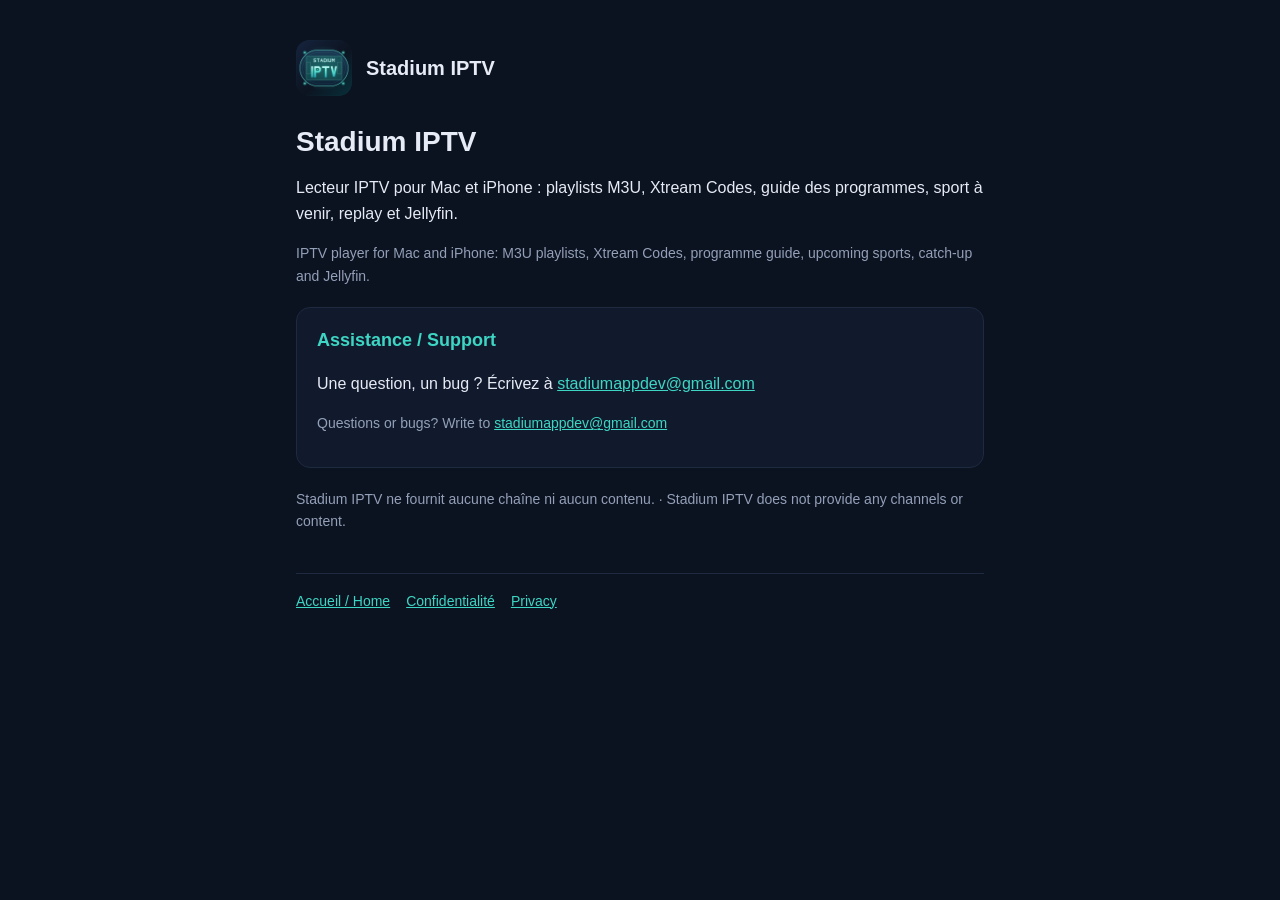
<file: index.html>
<!doctype html>
<html lang="fr">
<head>
<meta charset="utf-8">
<meta name="viewport" content="width=device-width, initial-scale=1">
<title>Stadium IPTV</title>
<link rel="icon" href="logo.png">
<link rel="stylesheet" href="style.css">
</head>
<body><main>
<header><img src="logo.png" alt=""><a href="index.html">Stadium IPTV</a></header>
<h1>Stadium IPTV</h1>
<p>Lecteur IPTV pour Mac et iPhone : playlists M3U, Xtream Codes, guide des programmes, sport à venir, replay et Jellyfin.</p>
<p class="muted">IPTV player for Mac and iPhone: M3U playlists, Xtream Codes, programme guide, upcoming sports, catch-up and Jellyfin.</p>
<div class="card">
<h2 style="margin-top:0">Assistance / Support</h2>
<p>Une question, un bug ? Écrivez à <a href="mailto:stadiumappdev@gmail.com">stadiumappdev@gmail.com</a></p>
<p class="muted">Questions or bugs? Write to <a href="mailto:stadiumappdev@gmail.com">stadiumappdev@gmail.com</a></p>
</div>
<p class="muted">Stadium IPTV ne fournit aucune chaîne ni aucun contenu. · Stadium IPTV does not provide any channels or content.</p>

<nav><a href="index.html">Accueil / Home</a><a href="confidentialite.html">Confidentialité</a><a href="privacy.html">Privacy</a></nav>
</main></body>
</html>
</file>
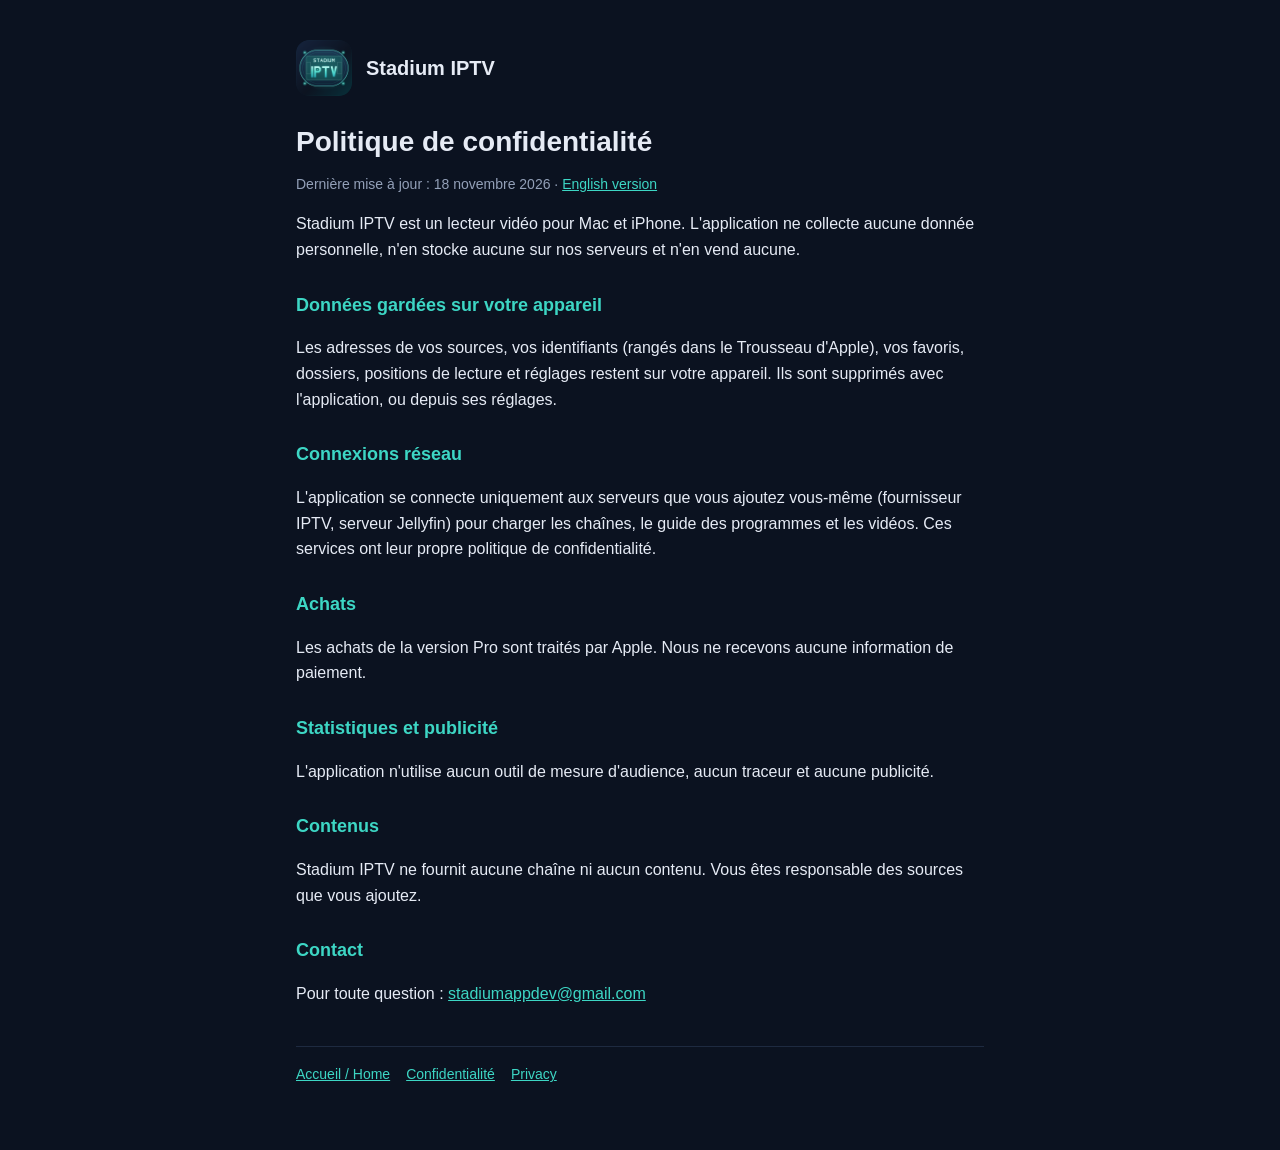
<file: confidentialite.html>
<!doctype html>
<html lang="fr">
<head>
<meta charset="utf-8">
<meta name="viewport" content="width=device-width, initial-scale=1">
<title>Confidentialité · Stadium IPTV</title>
<link rel="icon" href="logo.png">
<link rel="stylesheet" href="style.css">
</head>
<body><main>
<header><img src="logo.png" alt=""><a href="index.html">Stadium IPTV</a></header>
<h1>Politique de confidentialité</h1>
<p class="muted">Dernière mise à jour : 18 novembre 2026 · <a href="privacy.html">English version</a></p>
<p>Stadium IPTV est un lecteur vidéo pour Mac et iPhone. L'application ne collecte aucune donnée personnelle, n'en stocke aucune sur nos serveurs et n'en vend aucune.</p>
<h2>Données gardées sur votre appareil</h2>
<p>Les adresses de vos sources, vos identifiants (rangés dans le Trousseau d'Apple), vos favoris, dossiers, positions de lecture et réglages restent sur votre appareil. Ils sont supprimés avec l'application, ou depuis ses réglages.</p>
<h2>Connexions réseau</h2>
<p>L'application se connecte uniquement aux serveurs que vous ajoutez vous-même (fournisseur IPTV, serveur Jellyfin) pour charger les chaînes, le guide des programmes et les vidéos. Ces services ont leur propre politique de confidentialité.</p>
<h2>Achats</h2>
<p>Les achats de la version Pro sont traités par Apple. Nous ne recevons aucune information de paiement.</p>
<h2>Statistiques et publicité</h2>
<p>L'application n'utilise aucun outil de mesure d'audience, aucun traceur et aucune publicité.</p>
<h2>Contenus</h2>
<p>Stadium IPTV ne fournit aucune chaîne ni aucun contenu. Vous êtes responsable des sources que vous ajoutez.</p>
<h2>Contact</h2>
<p>Pour toute question : <a href="mailto:stadiumappdev@gmail.com">stadiumappdev@gmail.com</a></p>

<nav><a href="index.html">Accueil / Home</a><a href="confidentialite.html">Confidentialité</a><a href="privacy.html">Privacy</a></nav>
</main></body>
</html>
</file>
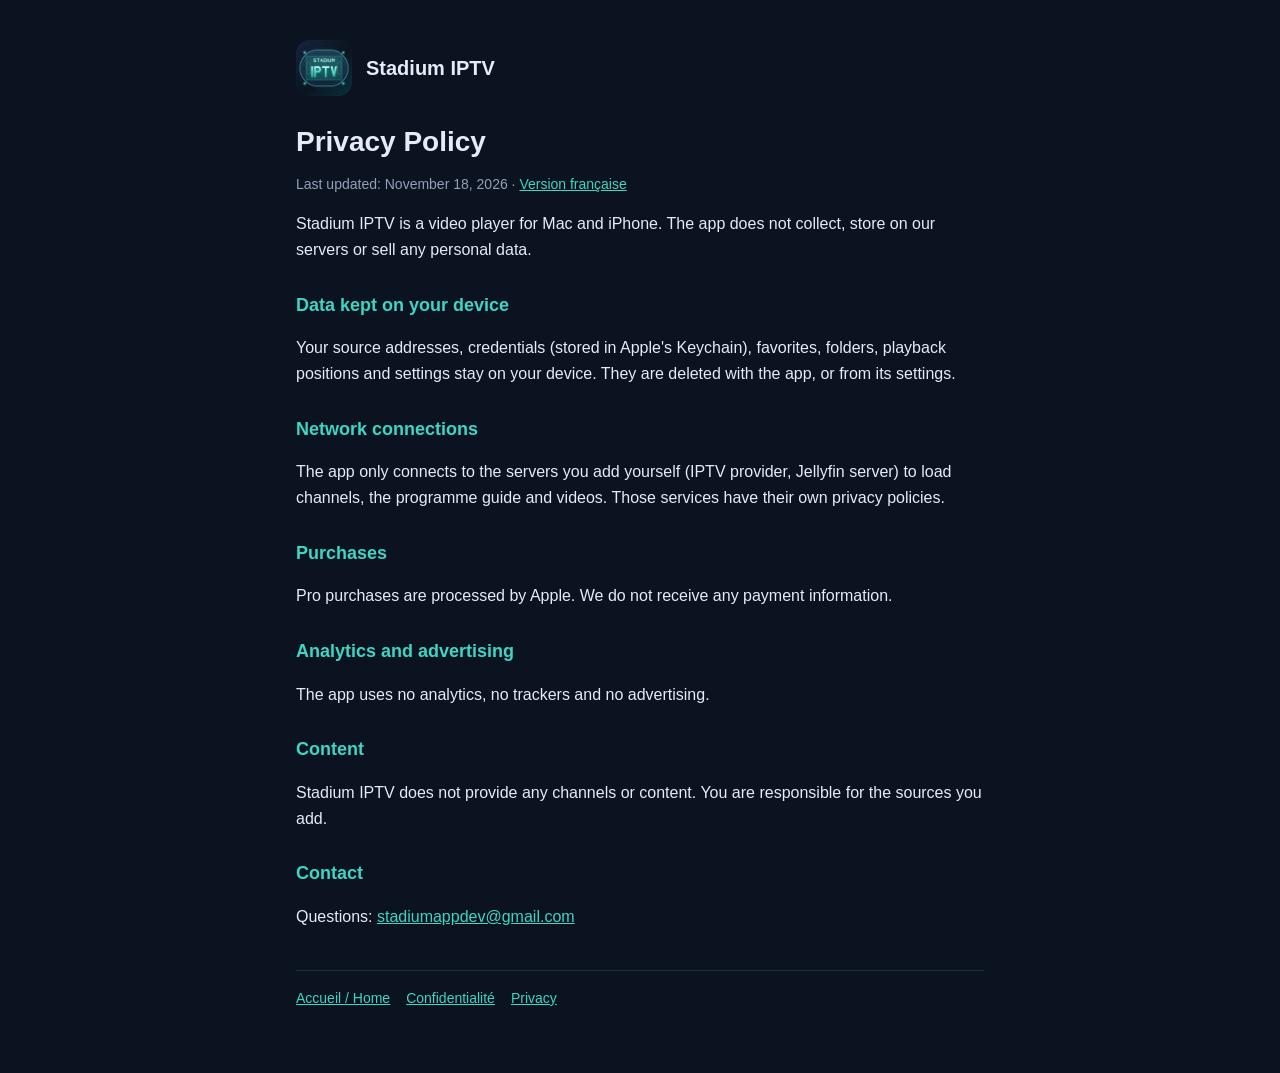
<file: privacy.html>
<!doctype html>
<html lang="en">
<head>
<meta charset="utf-8">
<meta name="viewport" content="width=device-width, initial-scale=1">
<title>Privacy · Stadium IPTV</title>
<link rel="icon" href="logo.png">
<link rel="stylesheet" href="style.css">
</head>
<body><main>
<header><img src="logo.png" alt=""><a href="index.html">Stadium IPTV</a></header>
<h1>Privacy Policy</h1>
<p class="muted">Last updated: November 18, 2026 · <a href="confidentialite.html">Version française</a></p>
<p>Stadium IPTV is a video player for Mac and iPhone. The app does not collect, store on our servers or sell any personal data.</p>
<h2>Data kept on your device</h2>
<p>Your source addresses, credentials (stored in Apple's Keychain), favorites, folders, playback positions and settings stay on your device. They are deleted with the app, or from its settings.</p>
<h2>Network connections</h2>
<p>The app only connects to the servers you add yourself (IPTV provider, Jellyfin server) to load channels, the programme guide and videos. Those services have their own privacy policies.</p>
<h2>Purchases</h2>
<p>Pro purchases are processed by Apple. We do not receive any payment information.</p>
<h2>Analytics and advertising</h2>
<p>The app uses no analytics, no trackers and no advertising.</p>
<h2>Content</h2>
<p>Stadium IPTV does not provide any channels or content. You are responsible for the sources you add.</p>
<h2>Contact</h2>
<p>Questions: <a href="mailto:stadiumappdev@gmail.com">stadiumappdev@gmail.com</a></p>

<nav><a href="index.html">Accueil / Home</a><a href="confidentialite.html">Confidentialité</a><a href="privacy.html">Privacy</a></nav>
</main></body>
</html>
</file>
<file: style.css>
:root{--bg:#0B1220;--card:#111A2C;--line:#1E2A40;--text:#E6EBF5;--muted:#93A0B8;--accent:#3DD6C4}
*{box-sizing:border-box}body{margin:0;background:var(--bg);color:var(--text);font:16px/1.6 -apple-system,BlinkMacSystemFont,"Segoe UI",Inter,sans-serif}
main{max-width:720px;margin:0 auto;padding:40px 16px 64px}
header{display:flex;align-items:center;gap:14px;margin-bottom:28px}header img{width:56px;height:56px;border-radius:13px}
header a{color:var(--text);text-decoration:none;font-weight:600;font-size:20px}
h1{font-size:28px;line-height:1.25;margin:0 0 6px}h2{font-size:18px;margin:28px 0 6px;color:var(--accent)}
p,li{color:var(--text)}.muted{color:var(--muted);font-size:14px}a{color:var(--accent)}
.card{background:var(--card);border:1px solid var(--line);border-radius:14px;padding:18px 20px;margin:20px 0}
nav{display:flex;gap:16px;flex-wrap:wrap;margin-top:40px;padding-top:16px;border-top:1px solid var(--line);font-size:14px}
</file>
